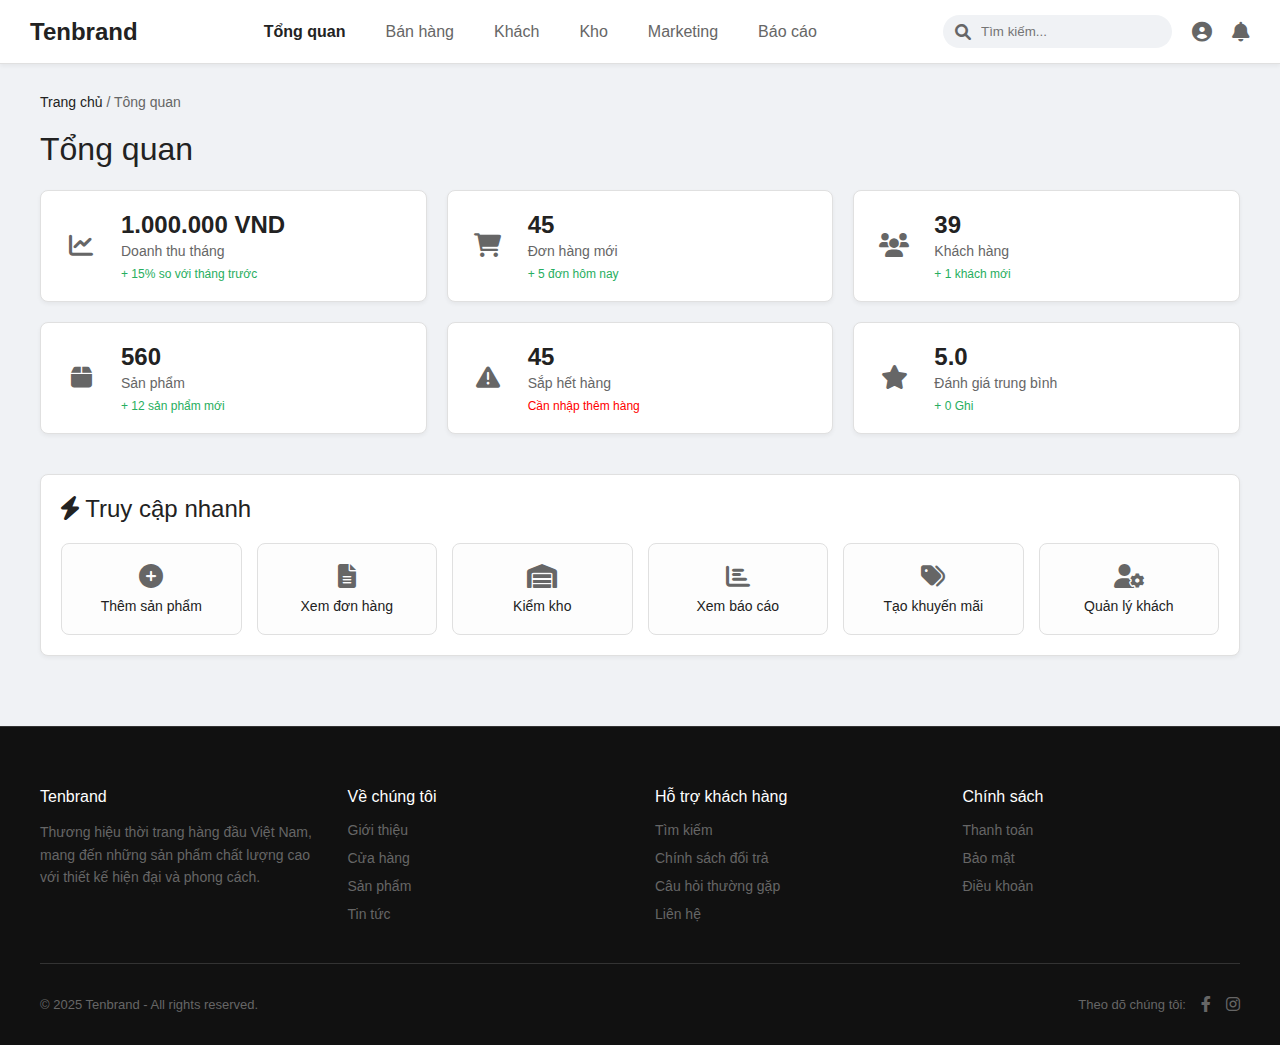
<file: FE_Nhom/index.html>
<!DOCTYPE html>
<html lang="vi">

<head>
    <meta charset="UTF-8">
    <meta name="viewport" content="width=device-width, initial-scale=1.0">
    <title>Tổng quan - Tenbrand</title>
    <link rel="stylesheet" href="style.css">
    <link rel="stylesheet" href="https://cdnjs.cloudflare.com/ajax/libs/font-awesome/6.0.0-beta3/css/all.min.css">
</head>

<body>

    <header class="header">
        <div class="header__logo">Tenbrand</div>
        <nav class="header__dieu_huong">
            <ul>
                <li class="dang_chon"><a href="index.html">Tổng quan</a></li>
                <li><a href="Ban_hang.html">Bán hàng</a></li>
                <li><a href="Khach.html">Khách</a></li>
                <li><a href="Kho.html">Kho</a></li>
                <li><a href="Marketing.html">Marketing</a></li>
                <li><a href="BaoCao.html">Báo cáo</a></li>
            </ul>
        </nav>
        <div class="header__hanh_dong">
            <div class="thanh_tim_kiem">
                <i class="fas fa-search"></i>
                <input type="text" placeholder="Tìm kiếm...">
            </div>
            <i class="fas fa-user-circle icon_hanh_dong"></i>
            <i class="fas fa-bell icon_hanh_dong"></i>
        </div>
    </header>

    <main class="noi_dung_chinh">
        <nav class="breadcrumb">
            <a href="index.html">Trang chủ</a> / <span>Tông quan</span>
        </nav>
        <h1>Tổng quan</h1>

        <section class="luoi_thong_ke">
            <div class="the_thong_ke">
                <div class="the_thong_ke__bieu_tuong"><i class="fas fa-chart-line"></i></div>
                <div class="the_thong_ke__thong_tin">
                    <span class="the_thong_ke__gia_tri">1.000.000 VND</span>
                    <span class="the_thong_ke__nhan">Doanh thu tháng</span>
                    <span class="the_thong_ke__phu_de">+ 15% so với tháng trước</span>
                </div>
            </div>
            <div class="the_thong_ke">
                <div class="the_thong_ke__bieu_tuong"><i class="fas fa-shopping-cart"></i></div>
                <div class="the_thong_ke__thong_tin">
                    <span class="the_thong_ke__gia_tri">45</span>
                    <span class="the_thong_ke__nhan">Đơn hàng mới</span>
                    <span class="the_thong_ke__phu_de">+ 5 đơn hôm nay</span>
                </div>
            </div>
            <div class="the_thong_ke">
                <div class="the_thong_ke__bieu_tuong"><i class="fas fa-users"></i></div>
                <div class="the_thong_ke__thong_tin">
                    <span class="the_thong_ke__gia_tri">39</span>
                    <span class="the_thong_ke__nhan">Khách hàng</span>
                    <span class="the_thong_ke__phu_de">+ 1 khách mới</span>
                </div>
            </div>
            <div class="the_thong_ke">
                <div class="the_thong_ke__bieu_tuong"><i class="fas fa-box"></i></div>
                <div class="the_thong_ke__thong_tin">
                    <span class="the_thong_ke__gia_tri">560</span>
                    <span class="the_thong_ke__nhan">Sản phẩm</span>
                    <span class="the_thong_ke__phu_de">+ 12 sản phẩm mới</span>
                </div>
            </div>
            <div class="the_thong_ke">
                <div class="the_thong_ke__bieu_tuong"><i class="fas fa-exclamation-triangle"></i></div>
                <div class="the_thong_ke__thong_tin">
                    <span class="the_thong_ke__gia_tri">45</span>
                    <span class="the_thong_ke__nhan">Sắp hết hàng</span>
                    <span class="the_thong_ke__phu_de" style="color: red;">Cần nhập thêm hàng</span>
                </div>
            </div>
            <div class="the_thong_ke">
                <div class="the_thong_ke__bieu_tuong"><i class="fas fa-star"></i></div>
                <div class="the_thong_ke__thong_tin">
                    <span class="the_thong_ke__gia_tri">5.0</span>
                    <span class="the_thong_ke__nhan">Đánh giá trung bình</span>
                    <span class="the_thong_ke__phu_de">+ 0 Ghi</span>
                </div>
            </div>
        </section>

        <section class="truy_cap_nhanh">
            <h2><i class="fas fa-bolt"></i> Truy cập nhanh</h2>
            <div class="truy_cap_nhanh__luoi">
                <button class="truy_cap_nhanh__nut">
                    <i class="fas fa-plus-circle"></i>
                    <span>Thêm sản phẩm</span>
                </button>
                <button class="truy_cap_nhanh__nut">
                    <i class="fas fa-file-alt"></i>
                    <span>Xem đơn hàng</span>
                </button>
                <button class="truy_cap_nhanh__nut">
                    <i class="fas fa-warehouse"></i>
                    <span>Kiểm kho</span>
                </button>
                <button class="truy_cap_nhanh__nut">
                    <i class="fas fa-chart-bar"></i>
                    <span>Xem báo cáo</span>
                </button>
                <button class="truy_cap_nhanh__nut">
                    <i class="fas fa-tags"></i>
                    <span>Tạo khuyến mãi</span>
                </button>
                <button class="truy_cap_nhanh__nut">
                    <i class="fas fa-user-cog"></i>
                    <span>Quản lý khách</span>
                </button>
            </div>
        </section>
    </main>

    <footer class="footer">
        <div class="footer__noi_dung">
            <div class="footer__cot">
                <h4>Tenbrand</h4>
                <p>Thương hiệu thời trang hàng đầu Việt Nam, mang đến những sản phẩm chất lượng cao với thiết kế hiện
                    đại và phong cách.</p>
            </div>
            <div class="footer__cot">
                <h4>Về chúng tôi</h4>
                <ul>
                    <li><a href="#">Giới thiệu</a></li>
                    <li><a href="#">Cửa hàng</a></li>
                    <li><a href="#">Sản phẩm</a></li>
                    <li><a href="#">Tin tức</a></li>
                </ul>
            </div>
            <div class="footer__cot">
                <h4>Hỗ trợ khách hàng</h4>
                <ul>
                    <li><a href="#">Tìm kiếm</a></li>
                    <li><a href="#">Chính sách đổi trả</a></li>
                    <li><a href="#">Câu hỏi thường gặp</a></li>
                    <li><a href="#">Liên hệ</a></li>
                </ul>
            </div>
            <div class="footer__cot">
                <h4>Chính sách</h4>
                <ul>
                    <li><a href="#">Thanh toán</a></li>
                    <li><a href="#">Bảo mật</a></li>
                    <li><a href="#">Điều khoản</a></li>
                </ul>
            </div>
        </div>
        <div class="footer__chan_trang">
            <p>© 2025 Tenbrand - All rights reserved.</p>
            <div class="icon_mang_xa_hoi">
                <spanp>Theo dõ chúng tôi:</spanp>
                <a href="#"><i class="fab fa-facebook-f"></i></a>
                <a href="#"><i class="fab fa-instagram"></i></a>
            </div>
        </div>
    </footer>

</body>

</html>
</file>
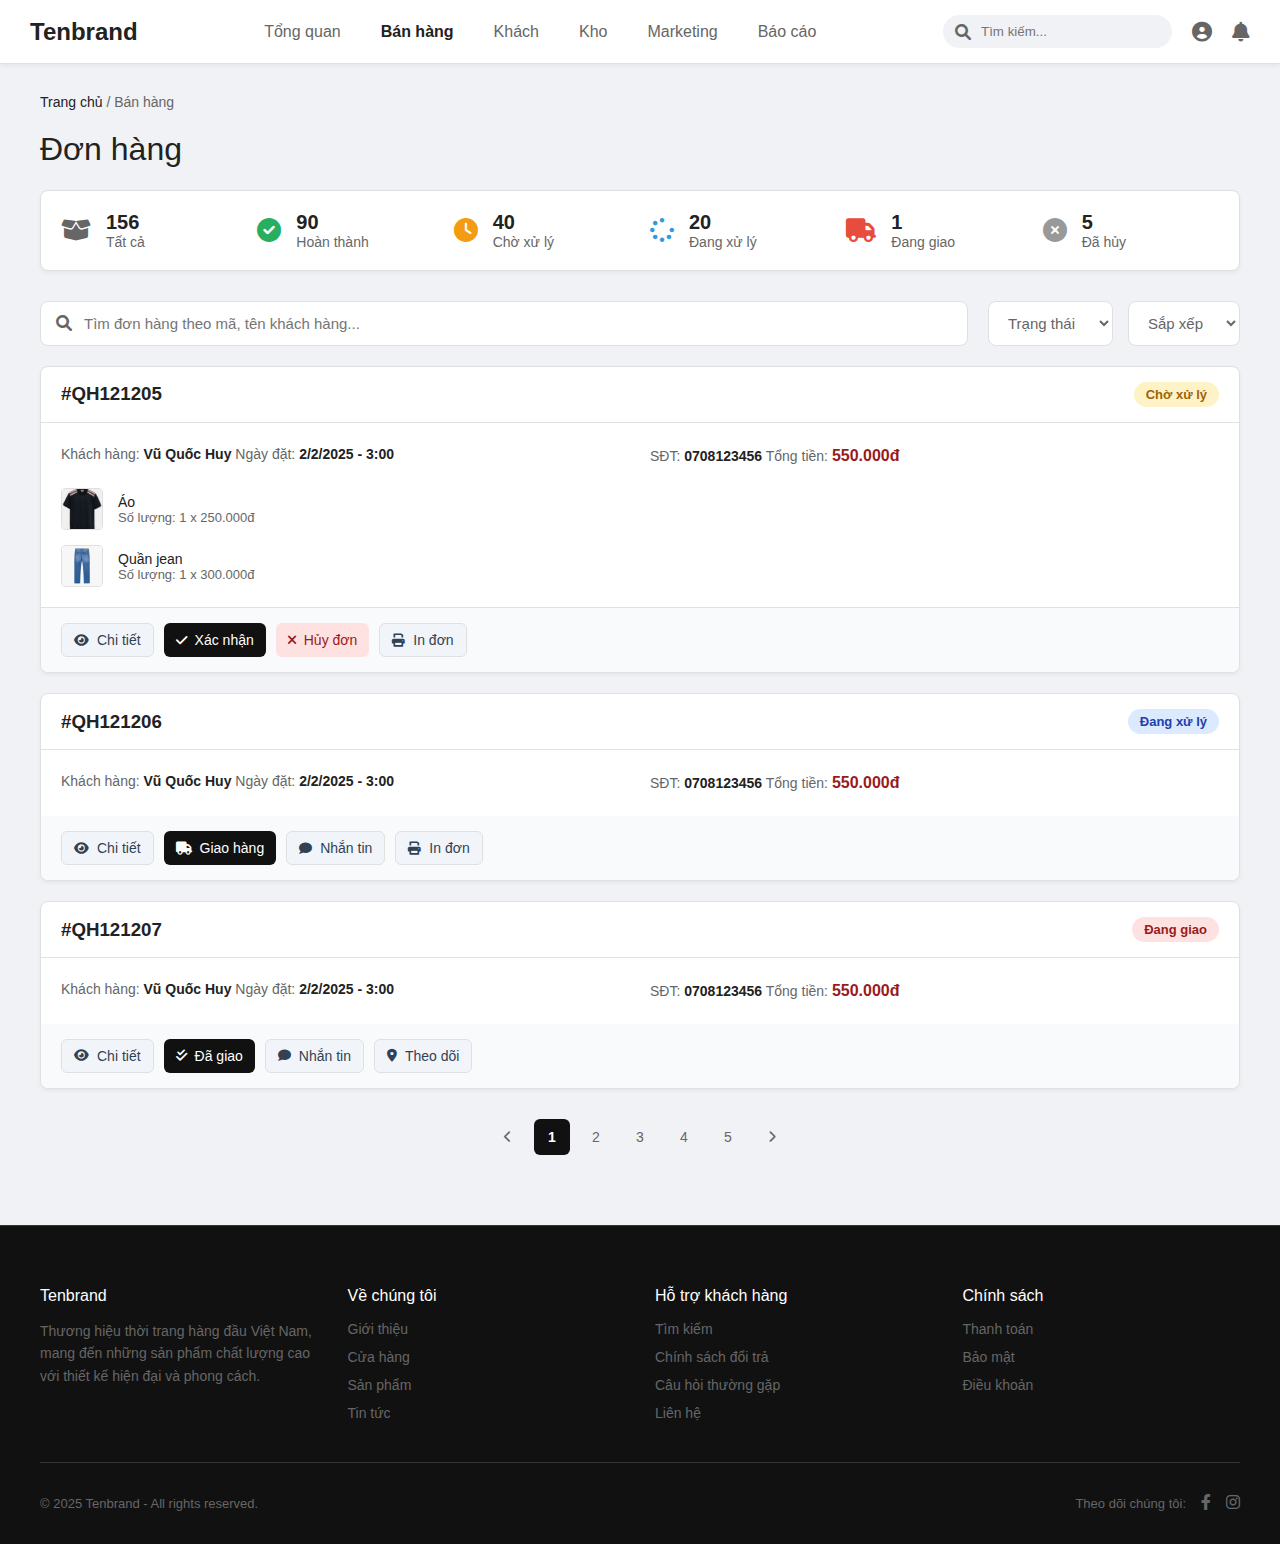
<file: FE_Nhom/Ban_hang.html>
<!DOCTYPE html>
<html lang="vi">

<head>
    <meta charset="UTF-8">
    <meta name="viewport" content="width=device-width, initial-scale=1.0">
    <title>Bán hàng - Tenbrand</title>
    <link rel="stylesheet" href="style.css">
    <link rel="stylesheet" href="https://cdnjs.cloudflare.com/ajax/libs/font-awesome/6.0.0-beta3/css/all.min.css">
</head>

<body>

    <header class="header">
        <div class="header__logo">Tenbrand</div>
        <nav class="header__dieu_huong">
            <ul>
                <li><a href="index.html">Tổng quan</a></li>
                <li class="dang_chon"><a href="Ban_hang.html">Bán hàng</a></li>
                <li><a href="Khach.html">Khách</a></li>
                <li><a href="Kho.html">Kho</a></li>
                <li><a href="Marketing.html">Marketing</a></li>
                <li><a href="BaoCao.html">Báo cáo</a></li>
            </ul>
        </nav>
        <div class="header__hanh_dong">
            <div class="thanh_tim_kiem">
                <i class="fas fa-search"></i>
                <input type="text" placeholder="Tìm kiếm...">
            </div>
            <i class="fas fa-user-circle icon_hanh_dong"></i>
            <i class="fas fa-bell icon_hanh_dong"></i>
        </div>
    </header>

    <main class="noi_dung_chinh">
        <nav class="breadcrumb">
            <a href="index.html">Trang chủ</a> / <span>Bán hàng</span>
        </nav>
        <h1>Đơn hàng</h1>

        <section class="tom_tat_don_hang">
            <div class="tom_tat_item">
                <i class="fas fa-box-open icon-trang-thai"></i>
                <div class="tom_tat_chi_tiet">
                    <strong>156</strong>
                    <span>Tất cả</span>
                </div>
            </div>
            <div class="tom_tat_item">
                <i class="fas fa-check-circle icon-trang-thai" style="color: #27ae60;"></i>
                <div class="tom_tat_chi_tiet">
                    <strong>90</strong>
                    <span>Hoàn thành</span>
                </div>
            </div>
            <div class="tom_tat_item">
                <i class="fas fa-clock icon-trang-thai" style="color: #f39c12;"></i>
                <div class="tom_tat_chi_tiet">
                    <strong>40</strong>
                    <span>Chờ xử lý</span>
                </div>
            </div>
            <div class="tom_tat_item">
                <i class="fas fa-spinner icon-trang-thai" style="color: #3498db;"></i>
                <div class="tom_tat_chi_tiet">
                    <strong>20</strong>
                    <span>Đang xử lý</span>
                </div>
            </div>
            <div class="tom_tat_item">
                <i class="fas fa-truck icon-trang-thai" style="color: #e74c3c;"></i>
                <div class="tom_tat_chi_tiet">
                    <strong>1</strong>
                    <span>Đang giao</span>
                </div>
            </div>
            <div class="tom_tat_item">
                <i class="fas fa-times-circle icon-trang-thai" style="color: #999;"></i>
                <div class="tom_tat_chi_tiet">
                    <strong>5</strong>
                    <span>Đã hủy</span>
                </div>
            </div>
        </section>

        <section class="bo_loc_don_hang">
            <div class="thanh_tim_kiem_lon">
                <i class="fas fa-search"></i>
                <input type="text" placeholder="Tìm đơn hàng theo mã, tên khách hàng...">
            </div>
            <div class="nhom_bo_loc">
                <select class="bo_loc_dropdown">
                    <option value="">Trạng thái</option>
                    <option value="cho_xu_ly">Chờ xử lý</option>
                    <option value="dang_xu_ly">Đang xử lý</option>
                    <option value="dang_giao">Đang giao</option>
                </select>
                <select class="bo_loc_dropdown">
                    <option value="">Sắp xếp</option>
                    <option value="moi_nhat">Mới nhất</option>
                    <option value="cu_nhat">Cũ nhất</option>
                </select>
            </div>
        </section>

        <section class="danh_sach_don_hang">

            <div class="the_don_hang">
                <div class="don_hang__dau_the">
                    <h3>#QH121205</h3>
                    <span class="trang_thai trang_thai--cho_xu_ly">Chờ xử lý</span>
                </div>
                <div class="don_hang__thong_tin">
                    <div>
                        <span>Khách hàng: <strong>Vũ Quốc Huy</strong></span>
                        <span>Ngày đặt: <strong>2/2/2025 - 3:00</strong></span>
                    </div>
                    <div>
                        <span>SĐT: <strong>0708123456</strong></span>
                        <span>Tổng tiền: <strong class="gia_tien">550.000đ</strong></span>
                    </div>
                </div>
                <div class="don_hang__san_pham_list">
                    <div class="san_pham_item">
                        <img src="./Picture/ao(8).png" alt="Sản phẩm">
                        <div class="san_pham_item__chi_tiet">
                            <span>Áo</span>
                            <span>Số lượng: 1 x 250.000đ</span>
                        </div>
                    </div>
                    <div class="san_pham_item">
                        <img src="./Picture/Quan_jean.png" alt="Sản phẩm">
                        <div class="san_pham_item__chi_tiet">
                            <span>Quần jean</span>
                            <span>Số lượng: 1 x 300.000đ</span>
                        </div>
                    </div>
                </div>
                <div class="don_hang__hanh_dong">
                    <button class="nut_hanh_dong nut--phu"><i class="fas fa-eye"></i> Chi tiết</button>
                    <button class="nut_hanh_dong nut--chinh"><i class="fas fa-check"></i> Xác nhận</button>
                    <button class="nut_hanh_dong nut--huy"><i class="fas fa-times"></i> Hủy đơn</button>
                    <button class="nut_hanh_dong nut--phu"><i class="fas fa-print"></i> In đơn</button>
                </div>
            </div>

            <div class="the_don_hang">
                <div class="don_hang__dau_the">
                    <h3>#QH121206</h3>
                    <span class="trang_thai trang_thai--dang_xu_ly">Đang xử lý</span>
                </div>
                <div class="don_hang__thong_tin">
                    <div>
                        <span>Khách hàng: <strong>Vũ Quốc Huy</strong></span>
                        <span>Ngày đặt: <strong>2/2/2025 - 3:00</strong></span>
                    </div>
                    <div>
                        <span>SĐT: <strong>0708123456</strong></span>
                        <span>Tổng tiền: <strong class="gia_tien">550.000đ</strong></span>
                    </div>
                </div>
                <div class="don_hang__hanh_dong">
                    <button class="nut_hanh_dong nut--phu"><i class="fas fa-eye"></i> Chi tiết</button>
                    <button class="nut_hanh_dong nut--chinh"><i class="fas fa-truck"></i> Giao hàng</button>
                    <button class="nut_hanh_dong nut--phu"><i class="fas fa-comment"></i> Nhắn tin</button>
                    <button class="nut_hanh_dong nut--phu"><i class="fas fa-print"></i> In đơn</button>
                </div>
            </div>

            <div class="the_don_hang">
                <div class="don_hang__dau_the">
                    <h3>#QH121207</h3>
                    <span class="trang_thai trang_thai--dang_giao">Đang giao</span>
                </div>
                <div class="don_hang__thong_tin">
                    <div>
                        <span>Khách hàng: <strong>Vũ Quốc Huy</strong></span>
                        <span>Ngày đặt: <strong>2/2/2025 - 3:00</strong></span>
                    </div>
                    <div>
                        <span>SĐT: <strong>0708123456</strong></span>
                        <span>Tổng tiền: <strong class="gia_tien">550.000đ</strong></span>
                    </div>
                </div>
                <div class="don_hang__hanh_dong">
                    <button class="nut_hanh_dong nut--phu"><i class="fas fa-eye"></i> Chi tiết</button>
                    <button class="nut_hanh_dong nut--chinh"><i class="fas fa-check-double"></i> Đã giao</button>
                    <button class="nut_hanh_dong nut--phu"><i class="fas fa-comment"></i> Nhắn tin</button>
                    <button class="nut_hanh_dong nut--phu"><i class="fas fa-map-marker-alt"></i> Theo dõi</button>
                </div>
            </div>
        </section>

        <nav class="phan_trang">
            <a href="#" class="nut_dieu_huong"><i class="fas fa-chevron-left"></i></a>
            <a href="#" class="trang_hien_tai">1</a>
            <a href="#">2</a>
            <a href="#">3</a>
            <a href="#">4</a>
            <a href="#">5</a>
            <a href="#" class="nut_dieu_huong"><i class="fas fa-chevron-right"></i></a>
        </nav>

    </main>
    <footer class="footer">
        <div class="footer__noi_dung">
            <div class="footer__cot">
                <h4>Tenbrand</h4>
                <p>Thương hiệu thời trang hàng đầu Việt Nam, mang đến những sản phẩm chất lượng cao với thiết kế hiện
                    đại và phong cách.</p>
            </div>
            <div class="footer__cot">
                <h4>Về chúng tôi</h4>
                <ul>
                    <li><a href="#">Giới thiệu</a></li>
                    <li><a href="#">Cửa hàng</a></li>
                    <li><a href="#">Sản phẩm</a></li>
                    <li><a href="#">Tin tức</a></li>
                </ul>
            </div>
            <div class="footer__cot">
                <h4>Hỗ trợ khách hàng</h4>
                <ul>
                    <li><a href="#">Tìm kiếm</a></li>
                    <li><a href="#">Chính sách đổi trả</a></li>
                    <li><a href="#">Câu hỏi thường gặp</a></li>
                    <li><a href="#">Liên hệ</a></li>
                </ul>
            </div>
            <div class="footer__cot">
                <h4>Chính sách</h4>
                <ul>
                    <li><a href="#">Thanh toán</a></li>
                    <li><a href="#">Bảo mật</a></li>
                    <li><a href="#">Điều khoản</a></li>
                </ul>
            </div>
        </div>
        <div class="footer__chan_trang">
            <p>© 2025 Tenbrand - All rights reserved.</p>
            <div class="icon_mang_xa_hoi">
                <span>Theo dõi chúng tôi:</span>
                <a href="#"><i class="fab fa-facebook-f"></i></a>
                <a href="#"><i class="fab fa-instagram"></i></a>
            </div>
        </div>
    </footer>

</body>

</html>
</file>
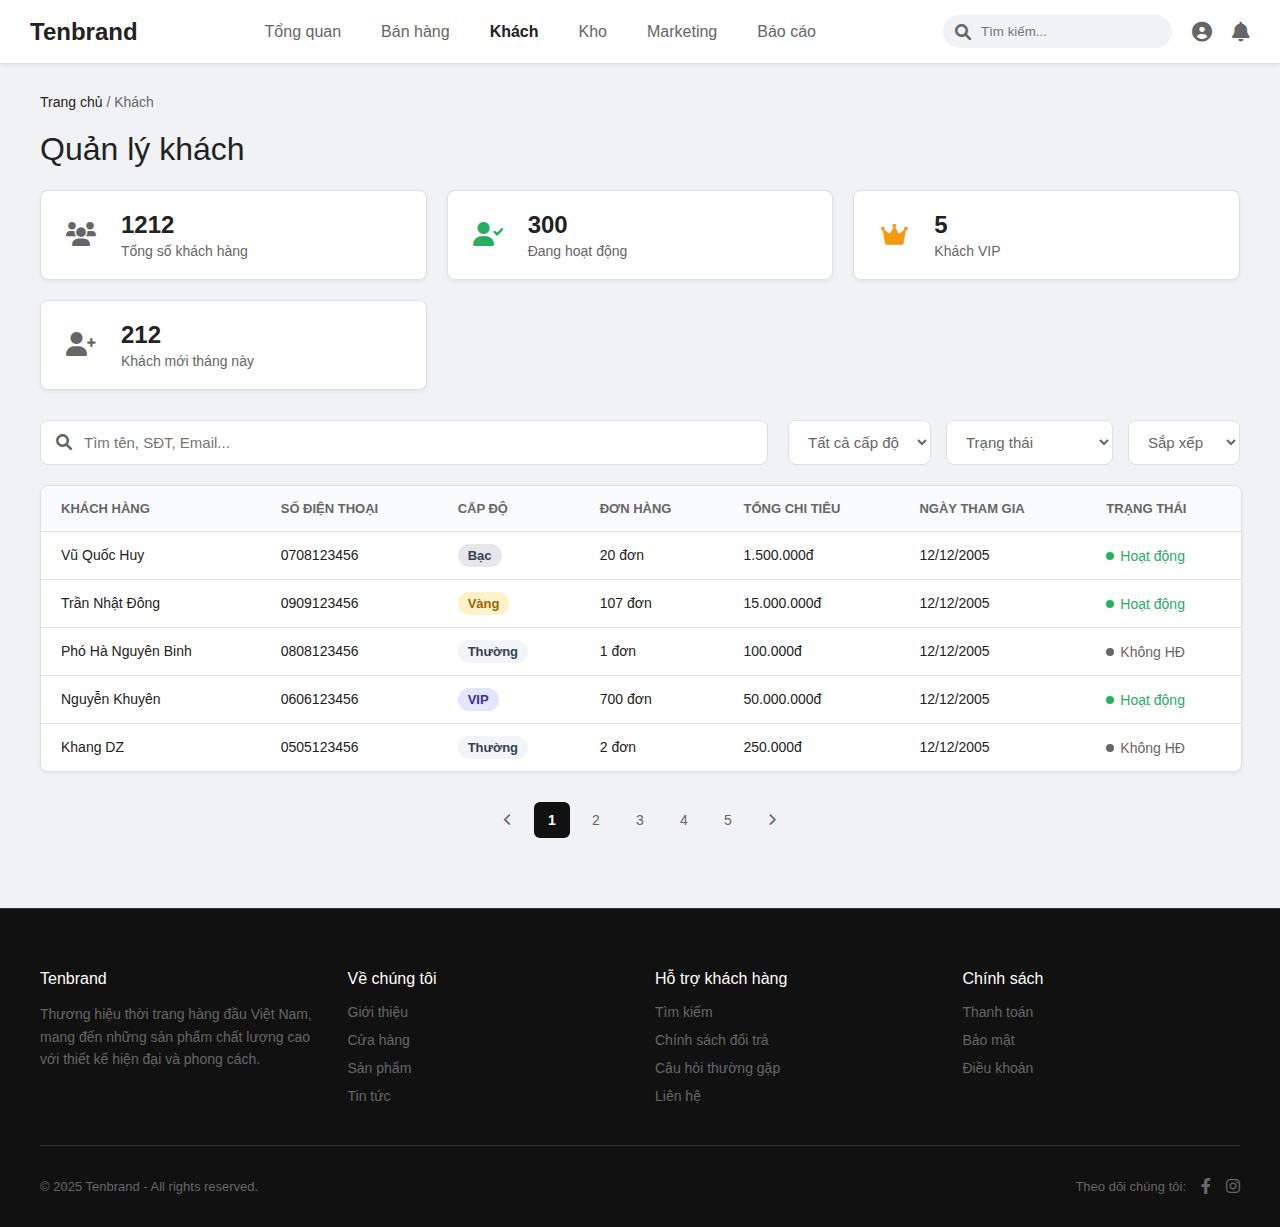
<file: FE_Nhom/Khach.html>
<!DOCTYPE html>
<html lang="vi">
<head>
    <meta charset="UTF-8">
    <meta name="viewport" content="width=device-width, initial-scale=1.0">
    <title>Quản lý khách - Tenbrand</title> <link rel="stylesheet" href="style.css">
    <link rel="stylesheet" href="https://cdnjs.cloudflare.com/ajax/libs/font-awesome/6.0.0-beta3/css/all.min.css">
</head>
<body>

    <header class="header">
        <div class="header__logo">Tenbrand</div>
        <nav class="header__dieu_huong">
            <ul>
                <li><a href="index.html">Tổng quan</a></li> 
                <li><a href="Ban_hang.html">Bán hàng</a></li>
                <li class="dang_chon"><a href="Khach.html">Khách</a></li>
                <li><a href="Kho.html">Kho</a></li>
                <li><a href="Marketing.html">Marketing</a></li>
                <li><a href="BaoCao.html">Báo cáo</a></li>
            </ul>
        </nav>
        <div class="header__hanh_dong">
            <div class="thanh_tim_kiem">
                <i class="fas fa-search"></i>
                <input type="text" placeholder="Tìm kiếm...">
            </div>
            <i class="fas fa-user-circle icon_hanh_dong"></i>
            <i class="fas fa-bell icon_hanh_dong"></i>
        </div>
    </header>

    <main class="noi_dung_chinh">
        <nav class="breadcrumb">
            <a href="index.html">Trang chủ</a> / <span>Khách</span>
        </nav>
        <h1>Quản lý khách</h1>

        <section class="luoi_thong_ke">
            <div class="the_thong_ke">
                <div class="the_thong_ke__bieu_tuong"><i class="fas fa-users"></i></div>
                <div class="the_thong_ke__thong_tin">
                    <span class="the_thong_ke__gia_tri">1212</span>
                    <span class="the_thong_ke__nhan">Tổng số khách hàng</span>
                </div>
            </div>
            <div class="the_thong_ke">
                <div class="the_thong_ke__bieu_tuong"><i class="fas fa-user-check" style="color: #27ae60;"></i></div>
                <div class="the_thong_ke__thong_tin">
                    <span class="the_thong_ke__gia_tri">300</span>
                    <span class="the_thong_ke__nhan">Đang hoạt động</span>
                </div>
            </div>
            <div class="the_thong_ke">
                <div class="the_thong_ke__bieu_tuong"><i class="fas fa-crown" style="color: #f39c12;"></i></div>
                <div class="the_thong_ke__thong_tin">
                    <span class="the_thong_ke__gia_tri">5</span>
                    <span class="the_thong_ke__nhan">Khách VIP</span>
                </div>
            </div>
            <div class="the_thong_ke">
                <div class="the_thong_ke__bieu_tuong"><i class="fas fa-user-plus"></i></div>
                <div class="the_thong_ke__thong_tin">
                    <span class="the_thong_ke__gia_tri">212</span>
                    <span class="the_thong_ke__nhan">Khách mới tháng này</span>
                </div>
            </div>
        </section>

        <section class="bo_loc_don_hang">
            <div class="thanh_tim_kiem_lon">
                <i class="fas fa-search"></i>
                <input type="text" placeholder="Tìm tên, SĐT, Email...">
            </div>
            <div class="nhom_bo_loc">
                <select class="bo_loc_dropdown">
                    <option value="">Tất cả cấp độ</option>
                    <option value="vip">VIP</option>
                    <option value="vang">Vàng</option>
                    <option value="bac">Bạc</option>
                </select>
                <select class="bo_loc_dropdown">
                    <option value="">Trạng thái</option>
                    <option value="hoat_dong">Hoạt động</option>
                    <option value="khong_hoat_dong">Không hoạt động</option>
                </select>
                <select class="bo_loc_dropdown">
                    <option value="">Sắp xếp</option>
                    <option value="moi_nhat">Mới nhất</option>
                    <option value="cu_nhat">Cũ nhất</option>
                </select>
            </div>
        </section>

        <section class="khu_vuc_bang">
            <table class="bang_khach_hang">
                <thead>
                    <tr>
                        <th>Khách hàng</th>
                        <th>Số điện thoại</th>
                        <th>Cấp độ</th>
                        <th>Đơn hàng</th>
                        <th>Tổng chi tiêu</th>
                        <th>Ngày tham gia</th>
                        <th>Trạng thái</th>
                    </tr>
                </thead>
                <tbody>
                    <tr>
                        <td>Vũ Quốc Huy</td>
                        <td>0708123456</td>
                        <td><span class="cap_do cap_do--bac">Bạc</span></td>
                        <td>20 đơn</td>
                        <td>1.500.000đ</td>
                        <td>12/12/2005</td>
                        <td><span class="trang_thai_khach trang_thai_khach--hoat_dong">Hoạt động</span></td>
                    </tr>
                    <tr>
                        <td>Trần Nhật Đông</td>
                        <td>0909123456</td>
                        <td><span class="cap_do cap_do--vang">Vàng</span></td>
                        <td>107 đơn</td>
                        <td>15.000.000đ</td>
                        <td>12/12/2005</td>
                        <td><span class="trang_thai_khach trang_thai_khach--hoat_dong">Hoạt động</span></td>
                    </tr>
                    <tr>
                        <td>Phó Hà Nguyên Binh</td>
                        <td>0808123456</td>
                        <td><span class="cap_do cap_do--thuong">Thường</span></td>
                        <td>1 đơn</td>
                        <td>100.000đ</td>
                        <td>12/12/2005</td>
                        <td><span class="trang_thai_khach trang_thai_khach--khong_hoat_dong">Không HĐ</span></td>
                    </tr>
                    <tr>
                        <td>Nguyễn Khuyên</td>
                        <td>0606123456</td>
                        <td><span class="cap_do cap_do--vip">VIP</span></td>
                        <td>700 đơn</td>
                        <td>50.000.000đ</td>
                        <td>12/12/2005</td>
                        <td><span class="trang_thai_khach trang_thai_khach--hoat_dong">Hoạt động</span></td>
                    </tr>
                    <tr>
                        <td>Khang DZ</td>
                        <td>0505123456</td>
                        <td><span class="cap_do cap_do--thuong">Thường</span></td>
                        <td>2 đơn</td>
                        <td>250.000đ</td>
                        <td>12/12/2005</td>
                        <td><span class="trang_thai_khach trang_thai_khach--khong_hoat_dong">Không HĐ</span></td>
                    </tr>
                    </tbody>
            </table>
        </section>

        <nav class="phan_trang">
            <a href="#" class="nut_dieu_huong"><i class="fas fa-chevron-left"></i></a>
            <a href="#" class="trang_hien_tai">1</a>
            <a href="#">2</a>
            <a href="#">3</a>
            <a href="#">4</a>
            <a href="#">5</a>
            <a href="#" class="nut_dieu_huong"><i class="fas fa-chevron-right"></i></a>
        </nav>

    </main>
    <footer class="footer">
        <div class="footer__noi_dung">
            <div class="footer__cot">
                <h4>Tenbrand</h4>
                <p>Thương hiệu thời trang hàng đầu Việt Nam, mang đến những sản phẩm chất lượng cao với thiết kế hiện đại và phong cách.</p>
            </div>
            <div class="footer__cot">
                <h4>Về chúng tôi</h4>
                <ul>
                    <li><a href="#">Giới thiệu</a></li>
                    <li><a href="#">Cửa hàng</a></li>
                    <li><a href="#">Sản phẩm</a></li>
                    <li><a href="#">Tin tức</a></li>
                </ul>
            </div>
            <div class="footer__cot">
                <h4>Hỗ trợ khách hàng</h4>
                <ul>
                    <li><a href="#">Tìm kiếm</a></li>
                    <li><a href="#">Chính sách đổi trả</a></li>
                    <li><a href="#">Câu hỏi thường gặp</a></li>
                    <li><a href="#">Liên hệ</a></li>
                </ul>
            </div>
            <div class="footer__cot">
                <h4>Chính sách</h4>
                <ul>
                    <li><a href="#">Thanh toán</a></li>
                    <li><a href="#">Bảo mật</a></li>
                    <li><a href="#">Điều khoản</a></li>
                </ul>
            </div>
        </div>
        <div class="footer__chan_trang">
            <p>© 2025 Tenbrand - All rights reserved.</p>
            <div class="icon_mang_xa_hoi">
                <span>Theo dõi chúng tôi:</span>
                <a href="#"><i class="fab fa-facebook-f"></i></a>
                <a href="#"><i class="fab fa-instagram"></i></a>
            </div>
        </div>
    </footer>

</body>
</html>
</file>
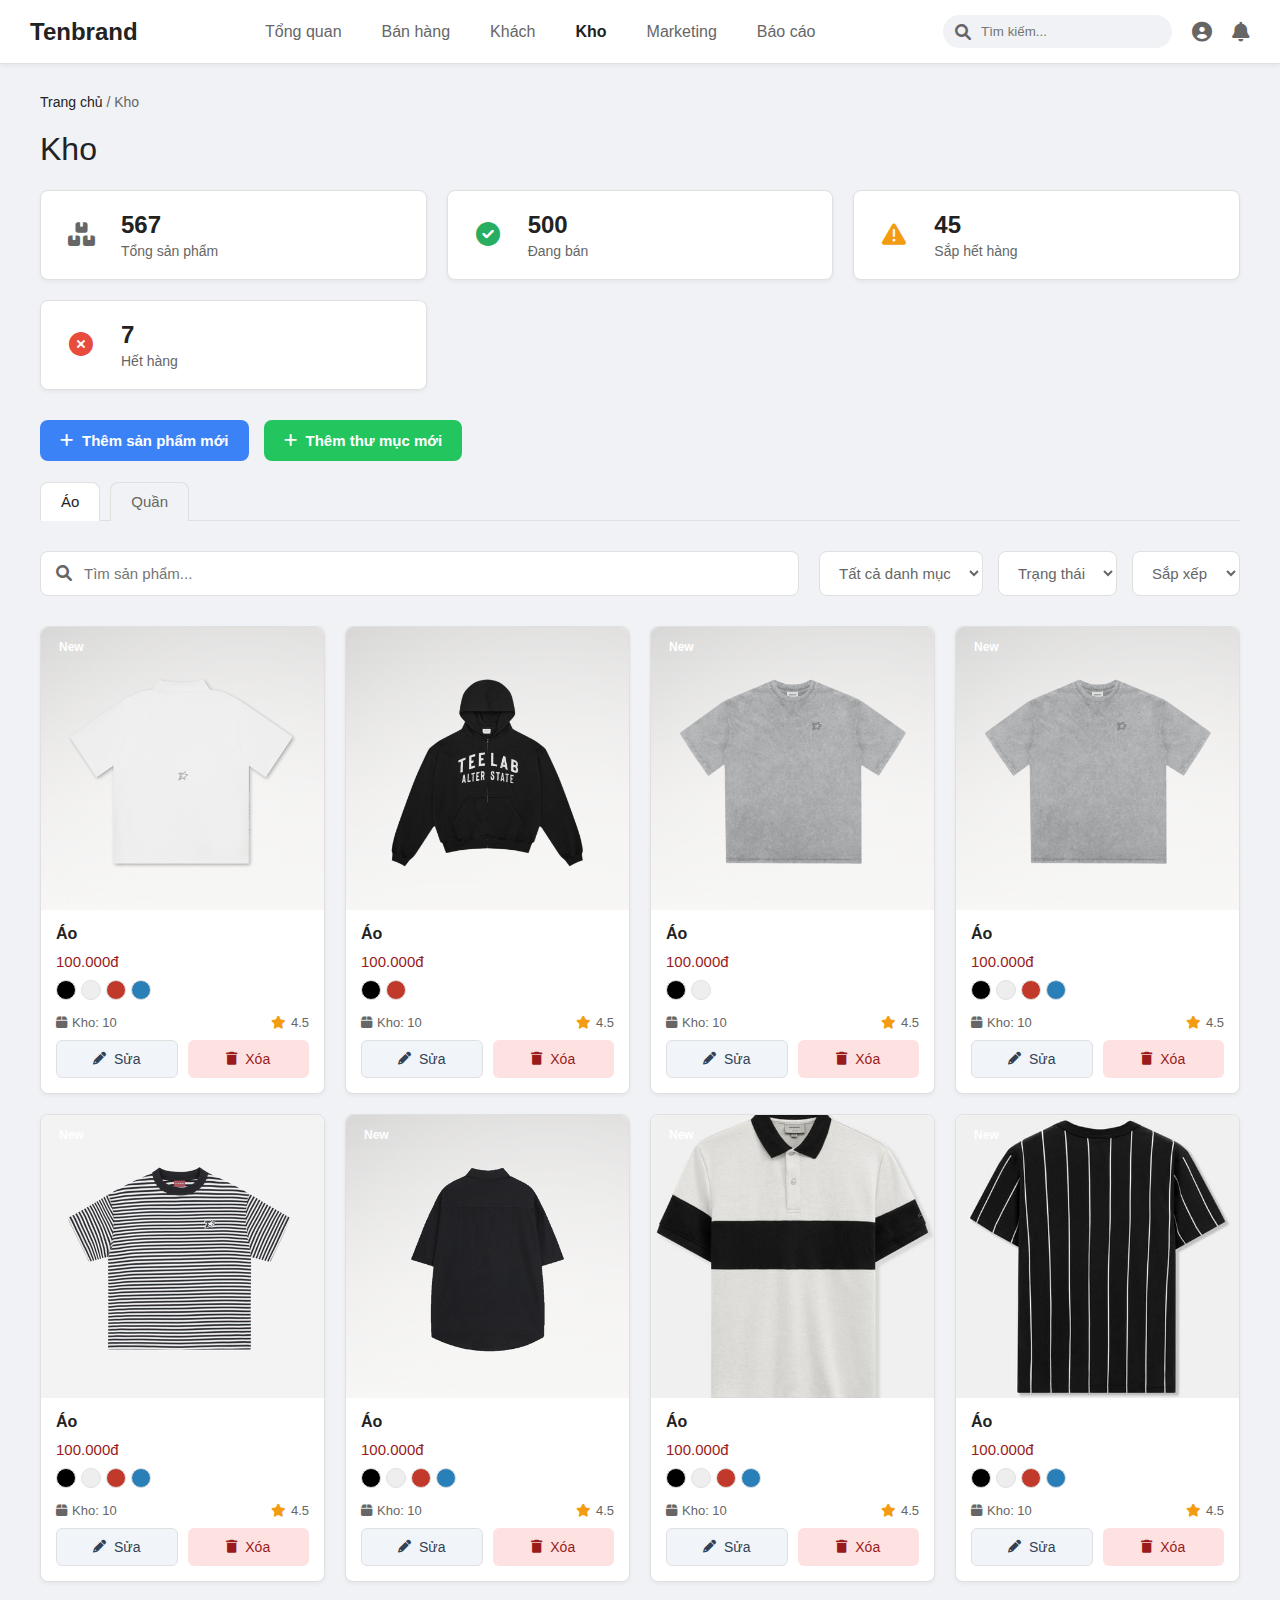
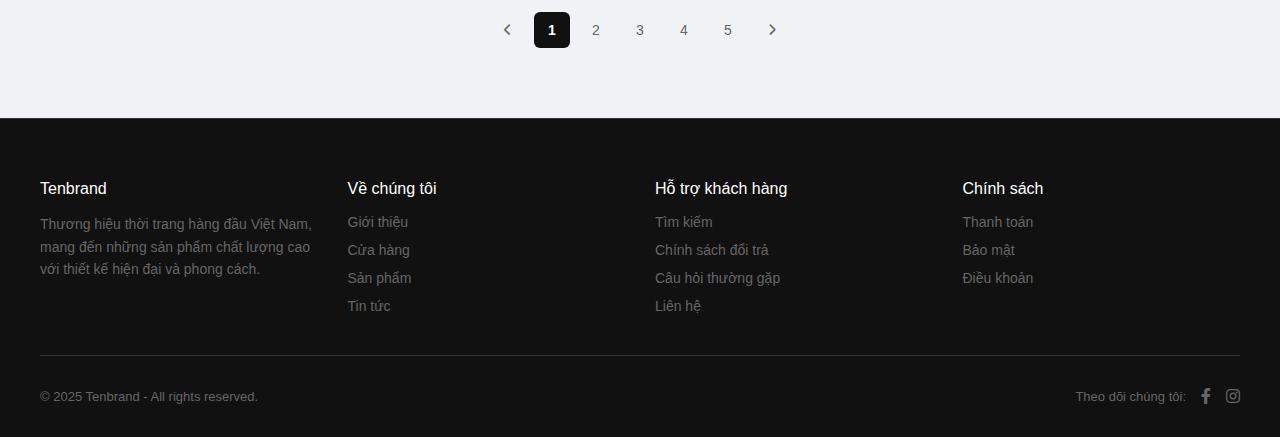
<file: FE_Nhom/Kho.html>
<!DOCTYPE html>
<html lang="vi">
<head>
    <meta charset="UTF-8">
    <meta name="viewport" content="width=device-width, initial-scale=1.0">
    <title>Kho - Tenbrand</title> <link rel="stylesheet" href="style.css">
    <link rel="stylesheet" href="https://cdnjs.cloudflare.com/ajax/libs/font-awesome/6.0.0-beta3/css/all.min.css">
</head>
<body>

    <header class="header">
        <div class="header__logo">Tenbrand</div>
        <nav class="header__dieu_huong">
            <ul>
                <li><a href="index.html">Tổng quan</a></li> 
                <li><a href="Ban_hang.html">Bán hàng</a></li>
                <li><a href="Khach.html">Khách</a></li>
                <li class="dang_chon"><a href="Kho.html">Kho</a></li>
                <li><a href="Marketing.html">Marketing</a></li>
                <li><a href="BaoCao.html">Báo cáo</a></li>  
            </ul>
        </nav>
        <div class="header__hanh_dong">
            <div class="thanh_tim_kiem">
                <i class="fas fa-search"></i>
                <input type="text" placeholder="Tìm kiếm...">
            </div>
            <i class="fas fa-user-circle icon_hanh_dong"></i>
            <i class="fas fa-bell icon_hanh_dong"></i>
        </div>
    </header>

    <main class="noi_dung_chinh">
        <nav class="breadcrumb">
            <a href="index.html">Trang chủ</a> / <span>Kho</span>
        </nav>
        <h1>Kho</h1>

        <section class="luoi_thong_ke">
            <div class="the_thong_ke">
                <div class="the_thong_ke__bieu_tuong"><i class="fas fa-boxes"></i></div>
                <div class="the_thong_ke__thong_tin">
                    <span class="the_thong_ke__gia_tri">567</span>
                    <span class="the_thong_ke__nhan">Tổng sản phẩm</span>
                </div>
            </div>
            <div class="the_thong_ke">
                <div class="the_thong_ke__bieu_tuong"><i class="fas fa-check-circle" style="color: #27ae60;"></i></div>
                <div class="the_thong_ke__thong_tin">
                    <span class="the_thong_ke__gia_tri">500</span>
                    <span class="the_thong_ke__nhan">Đang bán</span>
                </div>
            </div>
            <div class="the_thong_ke">
                <div class="the_thong_ke__bieu_tuong"><i class="fas fa-exclamation-triangle" style="color: #f39c12;"></i></div>
                <div class="the_thong_ke__thong_tin">
                    <span class="the_thong_ke__gia_tri">45</span>
                    <span class="the_thong_ke__nhan">Sắp hết hàng</span>
                </div>
            </div>
            <div class="the_thong_ke">
                <div class="the_thong_ke__bieu_tuong"><i class="fas fa-times-circle" style="color: #e74c3c;"></i></div>
                <div class="the_thong_ke__thong_tin">
                    <span class="the_thong_ke__gia_tri">7</span>
                    <span class="the_thong_ke__nhan">Hết hàng</span>
                </div>
            </div>
        </section>

        <section class="khu_vuc_hanh_dong_lon">
            <button class="nut_hanh_dong_lon nut--xanh_duong">
                <i class="fas fa-plus"></i> Thêm sản phẩm mới
            </button>
            <button class="nut_hanh_dong_lon nut--xanh_la">
                <i class="fas fa-plus"></i> Thêm thư mục mới
            </button>
        </section>

        <section class="khu_vuc_tabs">
            <button class="tab_item tab_dang_chon">Áo</button>
            <button class="tab_item">Quần</button>
        </section>

        <section class="bo_loc_don_hang">
            <div class="thanh_tim_kiem_lon">
                <i class="fas fa-search"></i>
                <input type="text" placeholder="Tìm sản phẩm...">
            </div>
            <div class="nhom_bo_loc">
                <select class="bo_loc_dropdown">
                    <option value="">Tất cả danh mục</option>
                </select>
                <select class="bo_loc_dropdown">
                    <option value="">Trạng thái</option>
                </select>
                <select class="bo_loc_dropdown">
                    <option value="">Sắp xếp</option>
                </select>
            </div>
        </section>

        <section class="luoi_san_pham">

            <div class="the_san_pham">
                <div class="the_san_pham__anh">
                    <img src="./Picture/ao(2).webp" alt="Áo"> <span class="the_san_pham__tag_moi">New</span>
                </div>
                <div class="the_san_pham__thong_tin">
                    <span class="the_san_pham__ten">Áo</span>
                    <span class="the_san_pham__gia">100.000đ</span>
                    <div class="the_san_pham__mau_sac">
                        <span class="mau_sac_swatch" style="background-color: #000;"></span>
                        <span class="mau_sac_swatch" style="background-color: #eee;"></span>
                        <span class="mau_sac_swatch" style="background-color: #c0392b;"></span>
                        <span class="mau_sac_swatch" style="background-color: #2980b9;"></span>
                    </div>
                    <div class="the_san_pham__chi_tiet_phu">
                        <span class="the_san_pham__kho"><i class="fas fa-box"></i> Kho: 10</span>
                        <span class="the_san_pham__danh_gia"><i class="fas fa-star"></i> 4.5</span>
                    </div>
                    <div class="the_san_pham__hanh_dong">
                        <button class="nut_hanh_dong nut--phu"><i class="fas fa-pencil-alt"></i> Sửa</button>
                        <button class="nut_hanh_dong nut--huy"><i class="fas fa-trash"></i> Xóa</button>
                    </div>
                </div>
            </div>

            <div class="the_san_pham">
                <div class="the_san_pham__anh">
                    <img src="./Picture/Ao.webp" alt="Quần Jean"> </div>
                <div class="the_san_pham__thong_tin">
                    <span class="the_san_pham__ten">Áo</span>
                    <span class="the_san_pham__gia">100.000đ</span>
                    <div class="the_san_pham__mau_sac">
                         <span class="mau_sac_swatch" style="background-color: #000;"></span>
                        <span class="mau_sac_swatch" style="background-color: #c0392b;"></span>
                    </div>
                    <div class="the_san_pham__chi_tiet_phu">
                        <span class="the_san_pham__kho"><i class="fas fa-box"></i> Kho: 10</span>
                        <span class="the_san_pham__danh_gia"><i class="fas fa-star"></i> 4.5</span>
                    </div>
                    <div class="the_san_pham__hanh_dong">
                        <button class="nut_hanh_dong nut--phu"><i class="fas fa-pencil-alt"></i> Sửa</button>
                        <button class="nut_hanh_dong nut--huy"><i class="fas fa-trash"></i> Xóa</button>
                    </div>
                </div>
            </div>
            
            <div class="the_san_pham">
                 <div class="the_san_pham__anh">
                    <img src="./Picture/ao(3).webp" alt="Sản phẩm">
                    <span class="the_san_pham__tag_moi">New</span>
                </div>
                <div class="the_san_pham__thong_tin">
                    <span class="the_san_pham__ten">Áo</span>
                    <span class="the_san_pham__gia">100.000đ</span>
                    <div class="the_san_pham__mau_sac">
                         <span class="mau_sac_swatch" style="background-color: #000;"></span>
                         <span class="mau_sac_swatch" style="background-color: #eee;"></span>
                    </div>
                    <div class="the_san_pham__chi_tiet_phu">
                        <span class="the_san_pham__kho"><i class="fas fa-box"></i> Kho: 10</span>
                        <span class="the_san_pham__danh_gia"><i class="fas fa-star"></i> 4.5</span>
                    </div>
                    <div class="the_san_pham__hanh_dong">
                        <button class="nut_hanh_dong nut--phu"><i class="fas fa-pencil-alt"></i> Sửa</button>
                        <button class="nut_hanh_dong nut--huy"><i class="fas fa-trash"></i> Xóa</button>
                    </div>
                </div>
            </div>


                        <div class="the_san_pham">
                <div class="the_san_pham__anh">
                    <img src="./Picture/ao(3).webp" alt="Áo"> <span class="the_san_pham__tag_moi">New</span>
                </div>
                <div class="the_san_pham__thong_tin">
                    <span class="the_san_pham__ten">Áo</span>
                    <span class="the_san_pham__gia">100.000đ</span>
                    <div class="the_san_pham__mau_sac">
                        <span class="mau_sac_swatch" style="background-color: #000;"></span>
                        <span class="mau_sac_swatch" style="background-color: #eee;"></span>
                        <span class="mau_sac_swatch" style="background-color: #c0392b;"></span>
                        <span class="mau_sac_swatch" style="background-color: #2980b9;"></span>
                    </div>
                    <div class="the_san_pham__chi_tiet_phu">
                        <span class="the_san_pham__kho"><i class="fas fa-box"></i> Kho: 10</span>
                        <span class="the_san_pham__danh_gia"><i class="fas fa-star"></i> 4.5</span>
                    </div>
                    <div class="the_san_pham__hanh_dong">
                        <button class="nut_hanh_dong nut--phu"><i class="fas fa-pencil-alt"></i> Sửa</button>
                        <button class="nut_hanh_dong nut--huy"><i class="fas fa-trash"></i> Xóa</button>
                    </div>
                </div>
            </div>

                        <div class="the_san_pham">
                <div class="the_san_pham__anh">
                    <img src="./Picture/ao(4).webp" alt="Áo"> <span class="the_san_pham__tag_moi">New</span>
                </div>
                <div class="the_san_pham__thong_tin">
                    <span class="the_san_pham__ten">Áo</span>
                    <span class="the_san_pham__gia">100.000đ</span>
                    <div class="the_san_pham__mau_sac">
                        <span class="mau_sac_swatch" style="background-color: #000;"></span>
                        <span class="mau_sac_swatch" style="background-color: #eee;"></span>
                        <span class="mau_sac_swatch" style="background-color: #c0392b;"></span>
                        <span class="mau_sac_swatch" style="background-color: #2980b9;"></span>
                    </div>
                    <div class="the_san_pham__chi_tiet_phu">
                        <span class="the_san_pham__kho"><i class="fas fa-box"></i> Kho: 10</span>
                        <span class="the_san_pham__danh_gia"><i class="fas fa-star"></i> 4.5</span>
                    </div>
                    <div class="the_san_pham__hanh_dong">
                        <button class="nut_hanh_dong nut--phu"><i class="fas fa-pencil-alt"></i> Sửa</button>
                        <button class="nut_hanh_dong nut--huy"><i class="fas fa-trash"></i> Xóa</button>
                    </div>
                </div>
            </div>


                        <div class="the_san_pham">
                <div class="the_san_pham__anh">
                    <img src="./Picture/ao(5).webp" alt="Áo"> <span class="the_san_pham__tag_moi">New</span>
                </div>
                <div class="the_san_pham__thong_tin">
                    <span class="the_san_pham__ten">Áo</span>
                    <span class="the_san_pham__gia">100.000đ</span>
                    <div class="the_san_pham__mau_sac">
                        <span class="mau_sac_swatch" style="background-color: #000;"></span>
                        <span class="mau_sac_swatch" style="background-color: #eee;"></span>
                        <span class="mau_sac_swatch" style="background-color: #c0392b;"></span>
                        <span class="mau_sac_swatch" style="background-color: #2980b9;"></span>
                    </div>
                    <div class="the_san_pham__chi_tiet_phu">
                        <span class="the_san_pham__kho"><i class="fas fa-box"></i> Kho: 10</span>
                        <span class="the_san_pham__danh_gia"><i class="fas fa-star"></i> 4.5</span>
                    </div>
                    <div class="the_san_pham__hanh_dong">
                        <button class="nut_hanh_dong nut--phu"><i class="fas fa-pencil-alt"></i> Sửa</button>
                        <button class="nut_hanh_dong nut--huy"><i class="fas fa-trash"></i> Xóa</button>
                    </div>
                </div>
            </div>


                        <div class="the_san_pham">
                <div class="the_san_pham__anh">
                    <img src="./Picture/ao(6).png" alt="Áo"> <span class="the_san_pham__tag_moi">New</span>
                </div>
                <div class="the_san_pham__thong_tin">
                    <span class="the_san_pham__ten">Áo</span>
                    <span class="the_san_pham__gia">100.000đ</span>
                    <div class="the_san_pham__mau_sac">
                        <span class="mau_sac_swatch" style="background-color: #000;"></span>
                        <span class="mau_sac_swatch" style="background-color: #eee;"></span>
                        <span class="mau_sac_swatch" style="background-color: #c0392b;"></span>
                        <span class="mau_sac_swatch" style="background-color: #2980b9;"></span>
                    </div>
                    <div class="the_san_pham__chi_tiet_phu">
                        <span class="the_san_pham__kho"><i class="fas fa-box"></i> Kho: 10</span>
                        <span class="the_san_pham__danh_gia"><i class="fas fa-star"></i> 4.5</span>
                    </div>
                    <div class="the_san_pham__hanh_dong">
                        <button class="nut_hanh_dong nut--phu"><i class="fas fa-pencil-alt"></i> Sửa</button>
                        <button class="nut_hanh_dong nut--huy"><i class="fas fa-trash"></i> Xóa</button>
                    </div>
                </div>
            </div>

                        <div class="the_san_pham">
                <div class="the_san_pham__anh">
                    <img src="./Picture/ao(7).png" alt="Áo"> <span class="the_san_pham__tag_moi">New</span>
                </div>
                <div class="the_san_pham__thong_tin">
                    <span class="the_san_pham__ten">Áo</span>
                    <span class="the_san_pham__gia">100.000đ</span>
                    <div class="the_san_pham__mau_sac">
                        <span class="mau_sac_swatch" style="background-color: #000;"></span>
                        <span class="mau_sac_swatch" style="background-color: #eee;"></span>
                        <span class="mau_sac_swatch" style="background-color: #c0392b;"></span>
                        <span class="mau_sac_swatch" style="background-color: #2980b9;"></span>
                    </div>
                    <div class="the_san_pham__chi_tiet_phu">
                        <span class="the_san_pham__kho"><i class="fas fa-box"></i> Kho: 10</span>
                        <span class="the_san_pham__danh_gia"><i class="fas fa-star"></i> 4.5</span>
                    </div>
                    <div class="the_san_pham__hanh_dong">
                        <button class="nut_hanh_dong nut--phu"><i class="fas fa-pencil-alt"></i> Sửa</button>
                        <button class="nut_hanh_dong nut--huy"><i class="fas fa-trash"></i> Xóa</button>
                    </div>
                </div>
            </div>

            </section>

        <nav class="phan_trang">
            <a href="#" class="nut_dieu_huong"><i class="fas fa-chevron-left"></i></a>
            <a href="#" class="trang_hien_tai">1</a>
            <a href="#">2</a>
            <a href="#">3</a>
            <a href="#">4</a>
            <a href="#">5</a>
            <a href="#" class="nut_dieu_huong"><i class="fas fa-chevron-right"></i></a>
        </nav>

    </main>
    <footer class="footer">
        <div class="footer__noi_dung">
            <div class="footer__cot">
                <h4>Tenbrand</h4>
                <p>Thương hiệu thời trang hàng đầu Việt Nam, mang đến những sản phẩm chất lượng cao với thiết kế hiện đại và phong cách.</p>
            </div>
            <div class="footer__cot">
                <h4>Về chúng tôi</h4>
                <ul>
                    <li><a href="#">Giới thiệu</a></li>
                    <li><a href="#">Cửa hàng</a></li>
                    <li><a href="#">Sản phẩm</a></li>
                    <li><a href="#">Tin tức</a></li>
                </ul>
            </div>
            <div class="footer__cot">
                <h4>Hỗ trợ khách hàng</h4>
                <ul>
                    <li><a href="#">Tìm kiếm</a></li>
                    <li><a href="#">Chính sách đổi trả</a></li>
                    <li><a href="#">Câu hỏi thường gặp</a></li>
                    <li><a href="#">Liên hệ</a></li>
                </ul>
            </div>
            <div class="footer__cot">
                <h4>Chính sách</h4>
                <ul>
                    <li><a href="#">Thanh toán</a></li>
                    <li><a href="#">Bảo mật</a></li>
                    <li><a href="#">Điều khoản</a></li>
                </ul>
            </div>
        </div>
        <div class="footer__chan_trang">
            <p>© 2025 Tenbrand - All rights reserved.</p>
            <div class="icon_mang_xa_hoi">
                <span>Theo dõi chúng tôi:</span>
                <a href="#"><i class="fab fa-facebook-f"></i></a>
                <a href="#"><i class="fab fa-instagram"></i></a>
            </div>
        </div>
    </footer>

</body>
</html>
</file>
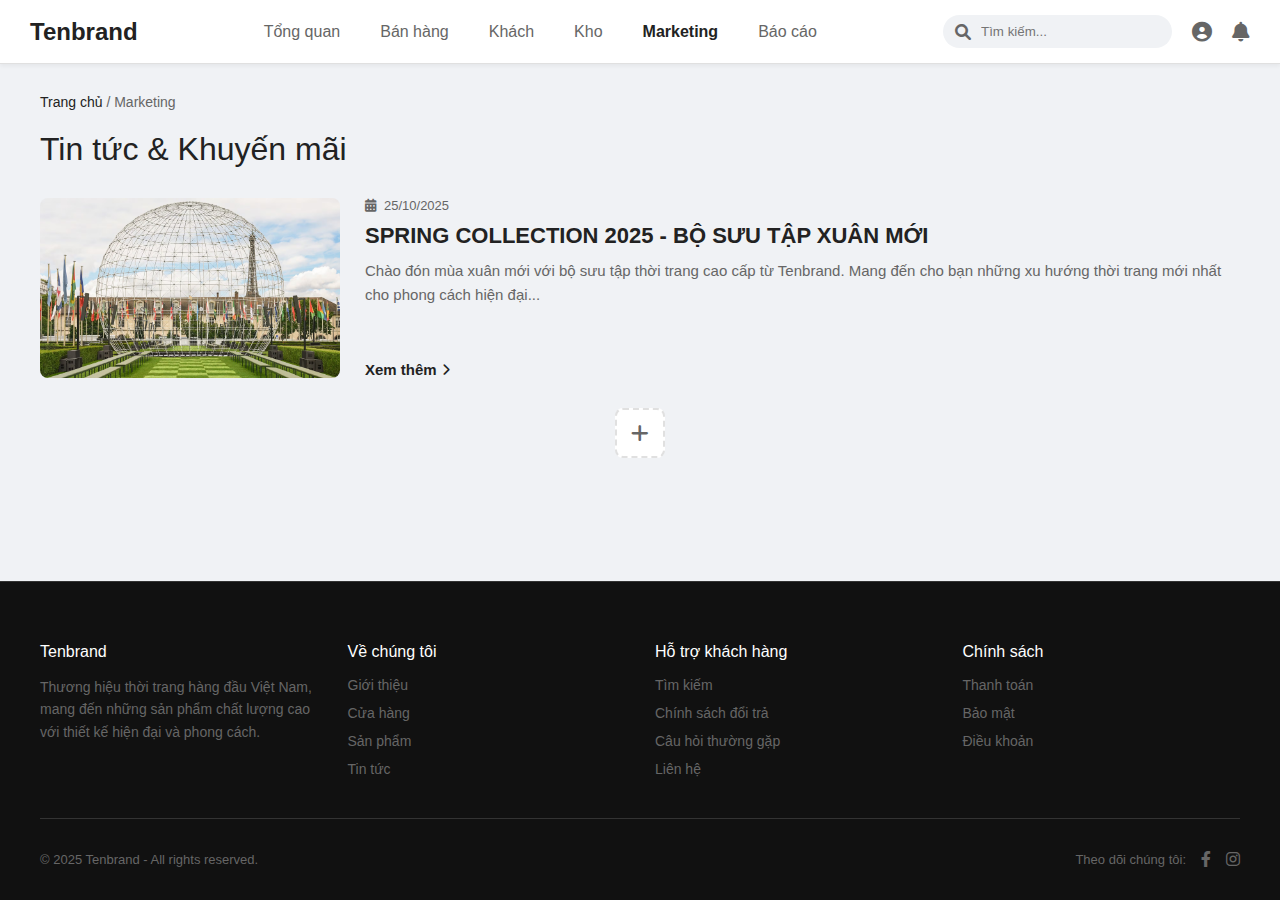
<file: FE_Nhom/Marketing.html>
<!DOCTYPE html>
<html lang="vi">
<head>
    <meta charset="UTF-8">
    <meta name="viewport" content="width=device-width, initial-scale=1.0">
    <title>Marketing - Tenbrand</title> <link rel="stylesheet" href="style.css">
    <link rel="stylesheet" href="https://cdnjs.cloudflare.com/ajax/libs/font-awesome/6.0.0-beta3/css/all.min.css">
</head>
<body>

    <header class="header">
        <div class="header__logo">Tenbrand</div>
        <nav class="header__dieu_huong">
            <ul>
                <li><a href="index.html">Tổng quan</a></li> 
                <li><a href="Ban_hang.html">Bán hàng</a></li>
                <li><a href="Khach.html">Khách</a></li>
                <li><a href="Kho.html">Kho</a></li>
                <li class="dang_chon"><a href="Marketing.html">Marketing</a></li>
                <li><a href="BaoCao.html">Báo cáo</a></li>
            </ul>
        </nav>
        <div class="header__hanh_dong">
            <div class="thanh_tim_kiem">
                <i class="fas fa-search"></i>
                <input type="text" placeholder="Tìm kiếm...">
            </div>
            <i class="fas fa-user-circle icon_hanh_dong"></i>
            <i class="fas fa-bell icon_hanh_dong"></i>
        </div>
    </header>

    <main class="noi_dung_chinh">
        <nav class="breadcrumb">
            <a href="index.html">Trang chủ</a> / <span>Marketing</span>
        </nav>
        <h1>Tin tức & Khuyến mãi</h1>

        <section class="danh_sach_bai_viet">
            <article class="the_bai_viet">
                <div class="the_bai_viet__anh">
                    <img src="./Picture/Marketing.png" alt="Spring Collection">
                </div>
                <div class="the_bai_viet__noi_dung">
                    <span class="the_bai_viet__ngay_dang">
                        <i class="fas fa-calendar-alt"></i> 25/10/2025
                    </span>
                    <h3>SPRING COLLECTION 2025 - BỘ SƯU TẬP XUÂN MỚI</h3>
                    <p>Chào đón mùa xuân mới với bộ sưu tập thời trang cao cấp từ Tenbrand. Mang đến cho bạn những xu hướng thời trang mới nhất cho phong cách hiện đại...</p>
                    <a href="#" class="xem_them">
                        Xem thêm <i class="fas fa-chevron-right"></i>
                    </a>
                </div>
            </article>

            </section>

        <section class="khu_vuc_them_moi">
            <button class="nut_them_moi">
                <i class="fas fa-plus"></i>
            </button>
        </section>

    </main>
    <footer class="footer">
        <div class="footer__noi_dung">
            <div class="footer__cot">
                <h4>Tenbrand</h4>
                <p>Thương hiệu thời trang hàng đầu Việt Nam, mang đến những sản phẩm chất lượng cao với thiết kế hiện đại và phong cách.</p>
            </div>
            <div class="footer__cot">
                <h4>Về chúng tôi</h4>
                <ul>
                    <li><a href="#">Giới thiệu</a></li>
                    <li><a href="#">Cửa hàng</a></li>
                    <li><a href="#">Sản phẩm</a></li>
                    <li><a href="#">Tin tức</a></li>
                </ul>
            </div>
            <div class="footer__cot">
                <h4>Hỗ trợ khách hàng</h4>
                <ul>
                    <li><a href="#">Tìm kiếm</a></li>
                    <li><a href="#">Chính sách đổi trả</a></li>
                    <li><a href="#">Câu hỏi thường gặp</a></li>
                    <li><a href="#">Liên hệ</a></li>
                </ul>
            </div>
            <div class="footer__cot">
                <h4>Chính sách</h4>
                <ul>
                    <li><a href="#">Thanh toán</a></li>
                    <li><a href="#">Bảo mật</a></li>
                    <li><a href="#">Điều khoản</a></li>
                </ul>
            </div>
        </div>
        <div class="footer__chan_trang">
            <p>© 2025 Tenbrand - All rights reserved.</p>
            <div class="icon_mang_xa_hoi">
                <span>Theo dõi chúng tôi:</span>
                <a href="#"><i class="fab fa-facebook-f"></i></a>
                <a href="#"><i class="fab fa-instagram"></i></a>
            </div>
        </div>
    </footer>

</body>
</html>
</file>
<file: FE_Nhom/style.css>
/* ======== CÀI ĐẶT CHUNG ======== */
:root {
    --primary-color: #222;
    --bg-color: #f0f2f5;
    --card-bg: #ffffff;
    --border-color: #e0e0e0;
    --text-secondary: #666;
    --text-green: #27ae60;
    --header-bg: #ffffff;
    --footer-bg: #ffffff;
    
    /* Màu trạng thái */
    --color-cho-xu-ly-bg: #fef3c7;
    --color-cho-xu-ly-text: #a16207;
    --color-dang-xu-ly-bg: #dbeafe;
    --color-dang-xu-ly-text: #1e40af;
    --color-dang-giao-bg: #fee2e2;
    --color-dang-giao-text: #991b1b;
    --color-hoan-thanh-bg: #dcfce7;
    --color-hoan-thanh-text: #166534;
    --color-huy-bg: #f1f5f9;
    --color-huy-text: #334155;

    /* Màu nút */
    --nut-chinh-bg: #111;
    --nut-chinh-text: #fff;
    --nut-phu-bg: #f1f5f9;
    --nut-phu-text: #334155;
    --nut-huy-bg: #fee2e2;
    --nut-huy-text: #991b1b;
}

body {
    font-family: Arial, sans-serif;
    margin: 0;
    background-color: var(--bg-color);
    color: var(--primary-color);
    display: flex;
    flex-direction: column;
    min-height: 100vh;
}

h1, h2 {
    color: var(--primary-color);
    font-weight: 500;
}

h3 {
    margin: 0;
    font-weight: 600;
}

a {
    text-decoration: none;
    color: inherit;
}

ul {
    list-style: none;
    padding: 0;
    margin: 0;
}

button, select {
    cursor: pointer;
    font-family: Arial, sans-serif;
}

/* ======== HEADER ======== */
.header {
    display: flex;
    justify-content: space-between;
    align-items: center;
    padding: 15px 30px;
    background-color: var(--header-bg);
    border-bottom: 1px solid var(--border-color);
    color: var(--primary-color);
    box-shadow: 0 2px 4px rgba(0,0,0,0.05);
}

.header__logo {
    font-size: 24px;
    font-weight: bold;
}

.header__dieu_huong ul {
    display: flex;
    gap: 20px;
}

.header__dieu_huong a {
    color: var(--text-secondary);
    padding: 10px;
    border-radius: 5px;
    transition: background-color 0.3s;
}

.header__dieu_huong li.dang_chon a {
    color: var(--primary-color);
    font-weight: 600;
}

.header__dieu_huong a:hover {
    color: var(--primary-color);
    background-color: var(--bg-color);
}

.header__hanh_dong {
    display: flex;
    align-items: center;
    gap: 20px;
}

.thanh_tim_kiem {
    display: flex;
    align-items: center;
    background-color: var(--bg-color);
    padding: 8px 12px;
    border-radius: 20px;
}

.thanh_tim_kiem i {
    color: var(--text-secondary);
}

.thanh_tim_kiem input {
    background: none;
    border: none;
    outline: none;
    color: var(--primary-color);
    margin-left: 8px;
}

.icon_hanh_dong { 
    font-size: 20px;
    color: var(--text-secondary);
    cursor: pointer;
}

/* ======== MAIN CONTENT (Chung) ======== */
.noi_dung_chinh {
    flex: 1;
    max-width: 1200px;
    margin: 30px auto;
    padding: 0 30px;
    width: 100%;
}

/* ======== CSS TRANG TỔNG QUAN ======== */

/* Stats Cards */
.luoi_thong_ke { 
    display: grid;
    grid-template-columns: repeat(auto-fit, minmax(300px, 1fr));
    gap: 20px;
    margin-top: 20px;
}

.the_thong_ke { 
    display: flex;
    align-items: center;
    background-color: var(--card-bg);
    padding: 20px;
    border-radius: 8px;
    border: 1px solid var(--border-color);
    box-shadow: 0 2px 4px rgba(0,0,0,0.05);
}

.the_thong_ke__bieu_tuong { 
    font-size: 24px;
    color: var(--text-secondary);
    margin-right: 20px;
    width: 40px;
    text-align: center;
}

.the_thong_ke__thong_tin { 
    display: flex;
    flex-direction: column;
}

.the_thong_ke__gia_tri { 
    font-size: 24px;
    font-weight: bold;
    color: var(--primary-color);
}


.the_thong_ke__nhan { 
    font-size: 14px;
    color: var(--text-secondary);
    margin-top: 4px;
}

.the_thong_ke__phu_de { 
    font-size: 12px;
    color: var(--text-green);
    margin-top: 8px;
}

/* Quick Access */
.truy_cap_nhanh { 
    margin-top: 40px;
    background-color: var(--card-bg);
    padding: 20px;
    border-radius: 8px;
    border: 1px solid var(--border-color);
    box-shadow: 0 2px 4px rgba(0,0,0,0.05);
}

.truy_cap_nhanh h2 { 
    margin-top: 0;
    margin-bottom: 20px;
    color: var(--primary-color);
}

.truy_cap_nhanh__luoi { 
    display: grid;
    grid-template-columns: repeat(auto-fit, minmax(150px, 1fr));
    gap: 15px;
}

.truy_cap_nhanh__nut { 
    display: flex;
    flex-direction: column;
    align-items: center;
    justify-content: center;
    padding: 20px;
    background-color: #fdfdfd;
    border: 1px solid var(--border-color);
    border-radius: 8px;
    color: var(--primary-color);
    font-size: 14px;
    transition: background-color 0.3s;
}

.truy_cap_nhanh__nut:hover { 
    background-color: #f5f5f5;
}

.truy_cap_nhanh__nut i { 
    font-size: 24px;
    margin-bottom: 10px;
    color: var(--text-secondary);
}

/* ======== FOOTER (Dark Theme) ======== */
.footer {
    background-color: #111;
    color: var(--text-secondary);
    padding: 40px 30px 20px;
    border-top: 1px solid #333;
    margin-top: 40px;
}

.footer__noi_dung {
    display: flex;
    flex-wrap: wrap;
    justify-content: space-between;
    max-width: 1200px;
    margin: 0 auto 30px;
    gap: 30px;
}

.footer__cot {
    flex: 1;
    min-width: 200px;
}

.footer__cot h4 {
    color: #fff;
    font-size: 16px;
    margin-bottom: 15px;
    font-weight: 500;
}

.footer__cot p {
    font-size: 14px;
    line-height: 1.6;
}

.footer__cot ul li {
    margin-bottom: 10px;
}

.footer__cot ul li a {
    font-size: 14px;
    color: var(--text-secondary);
    transition: color 0.3s;
}

.footer__cot ul li a:hover {
    color: #fff;
}

.footer__chan_trang {
    max-width: 1200px;
    margin: 0 auto;
    display: flex;
    justify-content: space-between;
    align-items: center;
    border-top: 1px solid #333;
    padding-top: 20px;
    font-size: 13px;
    color: var(--text-secondary);
}

.icon_mang_xa_hoi {
    display: flex;
    align-items: center;
    gap: 15px;
}

.icon_mang_xa_hoi a {
    color: var(--text-secondary);
    font-size: 16px;
    transition: color 0.3s;
}

.icon_mang_xa_hoi a:hover {
    color: #fff;
}


/* ===============================================
   CSS TRANG BÁN HÀNG
===============================================
*/

.breadcrumb {
    font-size: 14px;
    color: var(--text-secondary);
    margin-bottom: 10px;
}
.breadcrumb a {
    color: var(--primary-color);
    font-weight: 500;
}
.breadcrumb a:hover {
    text-decoration: underline;
}

/* Tóm tắt đơn hàng */
.tom_tat_don_hang {
    display: grid;
    grid-template-columns: repeat(auto-fit, minmax(150px, 1fr));
    gap: 20px;
    background-color: var(--card-bg);
    padding: 20px;
    border-radius: 8px;
    border: 1px solid var(--border-color);
    box-shadow: 0 2px 4px rgba(0,0,0,0.05);
    margin-top: 20px;
}

.tom_tat_item {
    display: flex;
    align-items: center;
    gap: 15px;
}

.icon-trang-thai {
    font-size: 24px;
    color: var(--text-secondary);
}

.tom_tat_chi_tiet {
    display: flex;
    flex-direction: column;
}

.tom_tat_chi_tiet strong {
    font-size: 20px;
    font-weight: 600;
}

.tom_tat_chi_tiet span {
    font-size: 14px;
    color: var(--text-secondary);
}

/* Bộ lọc đơn hàng */
.bo_loc_don_hang {
    display: flex;
    flex-wrap: wrap; 
    justify-content: space-between;
    align-items: center;
    gap: 20px;
    margin-top: 30px;
    margin-bottom: 20px;
}

.thanh_tim_kiem_lon {
    flex: 1; 
    min-width: 300px; 
    display: flex;
    align-items: center;
    background-color: var(--card-bg);
    border: 1px solid var(--border-color);
    padding: 12px 15px;
    border-radius: 8px;
}

.thanh_tim_kiem_lon i {
    color: var(--text-secondary);
    margin-right: 10px;
}

.thanh_tim_kiem_lon input {
    width: 100%;
    border: none;
    outline: none;
    background: none;
    font-size: 15px;
}

.nhom_bo_loc {
    display: flex;
    gap: 15px;
}

.bo_loc_dropdown {
    padding: 12px 15px;
    border: 1px solid var(--border-color);
    border-radius: 8px;
    background-color: var(--card-bg);
    font-size: 15px;
    color: var(--text-secondary);
}


.danh_sach_don_hang {
    display: flex;
    flex-direction: column;
    gap: 20px;
}

.the_don_hang {
    background-color: var(--card-bg);
    border: 1px solid var(--border-color);
    border-radius: 8px;
    box-shadow: 0 2px 4px rgba(0,0,0,0.05);
    overflow: hidden; 
}

.don_hang__dau_the {
    display: flex;
    justify-content: space-between;
    align-items: center;
    padding: 15px 20px;
    border-bottom: 1px solid var(--border-color);
}

.trang_thai {
    padding: 5px 12px;
    border-radius: 15px;
    font-size: 13px;
    font-weight: 600;
}
.trang_thai--cho_xu_ly {
    background-color: var(--color-cho-xu-ly-bg);
    color: var(--color-cho-xu-ly-text);
}
.trang_thai--dang_xu_ly {
    background-color: var(--color-dang-xu-ly-bg);
    color: var(--color-dang-xu-ly-text);
}
.trang_thai--dang_giao {
    background-color: var(--color-dang-giao-bg);
    color: var(--color-dang-giao-text);
}

.don_hang__thong_tin {
    display: grid;
    grid-template-columns: 1fr 1fr;
    gap: 20px;
    padding: 20px;
    font-size: 14px;
    line-height: 1.6;
}
.don_hang__thong_tin span {
    color: var(--text-secondary);
}
.don_hang__thong_tin strong {
    color: var(--primary-color);
}
.gia_tien {
    color: var(--color-dang-giao-text) !important; 
    font-size: 16px;
}

/* Danh sách sản phẩm trong đơn */
.don_hang__san_pham_list {
    padding: 0 20px 20px 20px;
    display: flex;
    flex-direction: column;
    gap: 15px;
    border-bottom: 1px solid var(--border-color);
}

.san_pham_item {
    display: flex;
    align-items: center;
    gap: 15px;
}
.san_pham_item img {
    width: 40px;
    height: 40px;
    border-radius: 4px;
    border: 1px solid var(--border-color);
    object-fit: cover;
}
.san_pham_item__chi_tiet {
    display: flex;
    flex-direction: column;
    font-size: 14px;
}
.san_pham_item__chi_tiet span:last-child {
    font-size: 13px;
    color: var(--text-secondary);
}


.don_hang__hanh_dong {
    display: flex;
    flex-wrap: wrap; 
    gap: 10px;
    padding: 15px 20px;
    background-color: #f9fafb; 
}

.nut_hanh_dong {
    display: flex;
    align-items: center;
    gap: 8px;
    padding: 8px 12px;
    border: none;
    border-radius: 6px;
    font-size: 14px;
    font-weight: 500;
    transition: opacity 0.3s;
}
.nut_hanh_dong:hover {
    opacity: 0.8;
}
.nut_hanh_dong i {
    font-size: 13px;
}

.nut--chinh {
    background-color: var(--nut-chinh-bg);
    color: var(--nut-chinh-text);
}
.nut--phu {
    background-color: var(--nut-phu-bg);
    color: var(--nut-phu-text);
    border: 1px solid var(--border-color);
}
.nut--huy {
    background-color: var(--nut-huy-bg);
    color: var(--nut-huy-text);
}


.phan_trang {
    display: flex;
    justify-content: center;
    align-items: center;
    gap: 8px;
    margin-top: 30px;
}
.phan_trang a {
    display: inline-block;
    width: 36px;
    height: 36px;
    line-height: 36px;
    text-align: center;
    border-radius: 6px;
    font-size: 14px;
    color: var(--text-secondary);
    transition: background-color 0.3s, color 0.3s;
}
.phan_trang a:hover {
    background-color: var(--card-bg);
    color: var(--primary-color);
}
.phan_trang a.trang_hien_tai {
    background-color: var(--nut-chinh-bg);
    color: var(--nut-chinh-text);
    font-weight: 600;
}
.phan_trang a.nut_dieu_huong {
    font-size: 12px;
}


/* ===============================================
   CSS CHO TRANG KHÁCH HÀNG
===============================================
*/

.khu_vuc_bang {
    width: 100%;
    overflow-x: auto; 
    background-color: var(--card-bg);
    border: 1px solid var(--border-color);
    border-radius: 8px;
    box-shadow: 0 2px 4px rgba(0,0,0,0.05);
    margin-top: 20px;
}

.bang_khach_hang {
    width: 100%;
    border-collapse: collapse;
}

.bang_khach_hang th,
.bang_khach_hang td {
    padding: 15px 20px;
    text-align: left;
    border-bottom: 1px solid var(--border-color);
    font-size: 14px;
    white-space: nowrap;
}

.bang_khach_hang thead th {
    background-color: #f9fafb;
    font-weight: 600;
    color: var(--text-secondary);
    font-size: 13px;
    text-transform: uppercase;
}

.bang_khach_hang tbody tr:last-child td {
    border-bottom: none;
}

.bang_khach_hang tbody tr:hover {
    background-color: var(--bg-color);
}

/* Kiểu cho các nhãn cấp độ */
.cap_do {
    padding: 4px 10px;
    border-radius: 15px;
    font-size: 13px;
    font-weight: 600;
}

.cap_do--thuong {
    background-color: #f1f5f9;
    color: #334155;
}
.cap_do--bac {
    background-color: #e5e7eb;
    color: #374151;
}
.cap_do--vang {
    background-color: var(--color-cho-xu-ly-bg);
    color: var(--color-cho-xu-ly-text);
}
.cap_do--vip {
    background-color: #e0e7ff;
    color: #3730a3;
}

/* Kiểu cho trạng thái khách */
.trang_thai_khach {
    font-size: 14px;
    display: inline-flex;
    align-items: center;
    gap: 6px;
}

/* Thêm 1 chấm tròn trạng thái */
.trang_thai_khach::before {
    content: '';
    display: block;
    width: 8px;
    height: 8px;
    border-radius: 50%;
}

.trang_thai_khach--hoat_dong {
    color: var(--text-green);
}
.trang_thai_khach--hoat_dong::before {
    background-color: var(--text-green);
}

.trang_thai_khach--khong_hoat_dong {
    color: var(--text-secondary);
}
.trang_thai_khach--khong_hoat_dong::before {
    background-color: var(--text-secondary);
}

/* ===============================================
   CSS CHO TRANG KHO
===============================================
*/

/* Nút hành động lớn */
.khu_vuc_hanh_dong_lon {
    display: flex;
    flex-wrap: wrap;
    gap: 15px;
    margin-top: 30px;
    margin-bottom: 20px;
}

.nut_hanh_dong_lon {
    display: flex;
    align-items: center;
    gap: 8px;
    padding: 12px 20px;
    border: none;
    border-radius: 8px;
    font-size: 15px;
    font-weight: 600;
    transition: opacity 0.3s;
}
.nut_hanh_dong_lon:hover {
    opacity: 0.8;
}

.nut--xanh_duong {
    background-color: #3b82f6; 
    color: #fff;
}
.nut--xanh_la {
    background-color: #22c55e;
    color: #fff;
}

/* Tabs thư mục */
.khu_vuc_tabs {
    display: flex;
    gap: 10px;
    border-bottom: 1px solid var(--border-color);
    margin-top: 20px;
}
.tab_item {
    padding: 10px 20px;
    border: 1px solid var(--border-color);
    border-bottom: none;
    border-radius: 8px 8px 0 0;
    background-color: var(--bg-color);
    color: var(--text-secondary);
    font-size: 15px;
    font-weight: 500;
    transform: translateY(1px);
}
.tab_item.tab_dang_chon {
    background-color: var(--card-bg);
    border-color: var(--border-color);
    color: var(--primary-color);
    border-bottom: 1px solid var(--card-bg);
}


.luoi_san_pham {
    display: grid;
    grid-template-columns: repeat(auto-fit, minmax(250px, 1fr));
    gap: 20px;
    margin-top: 30px;
}

.the_san_pham {
    background-color: var(--card-bg);
    border: 1px solid var(--border-color);
    border-radius: 8px;
    box-shadow: 0 2px 4px rgba(0,0,0,0.05);
    display: flex;
    flex-direction: column;
}

.the_san_pham__anh {
    position: relative; 
    width: 100%;
    padding-top: 100%; 
    overflow: hidden;
    border-top-left-radius: 8px;
    border-top-right-radius: 8px;
}
.the_san_pham__anh img {
    position: absolute;
    top: 0;
    left: 0;
    width: 100%;
    height: 100%;
    object-fit: cover;
}

.the_san_pham__tag_moi {
    position: absolute;
    top: 10px;
    left: 10px;
    background-color: var(--nut--xanh_la);
    color: #fff;
    padding: 3px 8px;
    border-radius: 4px;
    font-size: 12px;
    font-weight: 600;
}

.the_san_pham__thong_tin {
    padding: 15px;
    display: flex;
    flex-direction: column;
    gap: 10px;
    flex: 1; 
}

.the_san_pham__ten {
    font-size: 16px;
    font-weight: 600;
    color: var(--primary-color);
}
.the_san_pham__gia {
    font-size: 15px;
    font-weight: 500;
    color: var(--color-dang-giao-text);
}

.the_san_pham__mau_sac {
    display: flex;
    gap: 5px;
}
.mau_sac_swatch {
    width: 18px;
    height: 18px;
    border-radius: 50%;
    border: 1px solid var(--border-color);
}

.the_san_pham__chi_tiet_phu {
    display: flex;
    justify-content: space-between;
    font-size: 13px;
    color: var(--text-secondary);
    margin-top: 5px;
}
.the_san_pham__chi_tiet_phu span {
    display: flex;
    align-items: center;
    gap: 5px;
}
.the_san_pham__danh_gia i {
    color: #f39c12;
}

.the_san_pham__hanh_dong {
    display: grid;
    grid-template-columns: 1fr 1fr;
    gap: 10px;
    margin-top: auto;
}


.the_san_pham__hanh_dong .nut_hanh_dong {
    justify-content: center;
    padding: 10px;
    font-size: 14px;
}

/* ===============================================
   CSS MỚI CHO TRANG MARKETING
===============================================
*/

.danh_sach_bai_viet {
    display: flex;
    flex-direction: column;
    gap: 30px;
    margin-top: 30px;

}

.the_bai_viet {
    display: flex;
    flex-wrap: wrap; 
    gap: 25px;
    padding-bottom: 30px;
    border-bottom: 1px solid var(--border-color);
}
/* Bỏ viền của bài cuối cùng */
.danh_sach_bai_viet .the_bai_viet:last-child {
    border-bottom: none;
    padding-bottom: 0;
}


.the_bai_viet__anh {
    flex-shrink: 0;
    width: 300px;
    height: 180px;
    background-color: #333;
    border-radius: 8px;
    overflow: hidden;
}

.the_bai_viet__anh img {
    width: 100%;
    height: 100%;
    object-fit: cover;
}

.the_bai_viet__noi_dung {
    display: flex;
    flex-direction: column;
    flex: 1;
    min-width: 300px;
}

.the_bai_viet__ngay_dang {
    font-size: 13px;
    color: var(--text-secondary);
    display: flex;
    align-items: center;
    gap: 8px;
    margin-bottom: 10px;
}

.the_bai_viet__noi_dung h3 {
    font-size: 22px;
    font-weight: 600;
    color: var(--primary-color);
    margin: 0;
}

.the_bai_viet__noi_dung p {
    font-size: 15px;
    color: var(--text-secondary);
    line-height: 1.6;
    margin-top: 10px;
}

.xem_them {
    font-size: 15px;
    font-weight: 600;
    color: var(--color-blue); /* Lấy màu xanh dương */
    margin-top: auto; /* Đẩy xuống cuối */
    padding-top: 10px; /* Thêm khoảng cách */
    display: inline-flex;
    align-items: center;
    gap: 5px;
}
.xem_them:hover {
    text-decoration: underline;
}
.xem_them i {
    font-size: 12px;
}

/* Nút thêm mới */
.khu_vuc_them_moi {
    display: flex;
    justify-content: center;
    margin-top: 30px;
    padding-bottom: 20px;
}

.nut_them_moi {
    width: 50px;
    height: 50px;
    border: 2px dashed var(--border-color);
    border-radius: 8px; /* Vuông (như trong ảnh) */
    background-color: var(--card-bg); /* Nền trắng */
    color: var(--text-secondary);
    font-size: 20px;
    transition: all 0.3s;
}
.nut_them_moi:hover {
    background-color: var(--bg-color); /* xám nhạt */
    border-color: var(--primary-color);
    color: var(--primary-color);
}

/* ===============================================
   CSS CHO TRANG BÁO CÁO
===============================================
*/

.luoi_bao_cao {
    display: grid;
    grid-template-columns: 2fr 1fr;
    gap: 30px;
    margin-top: 30px;
}

.the_bao_cao {
    background-color: var(--card-bg);
    border: 1px solid var(--border-color);
    border-radius: 8px;
    box-shadow: 0 2px 4px rgba(0,0,0,0.05);
}

.the_bao_cao__dau_the {
    display: flex;
    justify-content: space-between;
    align-items: center;
    padding: 20px;
    border-bottom: 1px solid var(--border-color);
}

.the_bao_cao__dau_the h3 {
    margin: 0;
    font-size: 18px;
    font-weight: 600;
    display: flex;
    align-items: center;
    gap: 10px;
}
.the_bao_cao__dau_the h3 i {
    color: var(--color-blue);
}

.the_bao_cao__noi_dung {
    padding: 30px 20px;
}

/* Phần biểu đồ */
.khu_vuc_bieu_do {
    display: flex;
    justify-content: space-around;
    height: 300px; 
    border-bottom: 2px solid var(--bg-color); 
    padding: 0 10px;
}

.bieu_do__cot_wrapper {
    display: flex;
    flex-direction: column;
    align-items: center;
    flex: 1;
    height: 100%; 
    justify-content: flex-end; 
}

.bieu_do__cot {
    width: 60%; 
    max-width: 50px;
    background-image: linear-gradient(to top, #6a5af9, #d66efd);
    border-radius: 6px 6px 0 0;
    transition: height 0.5s ease-out;
}

.bieu_do__nhan {
    margin-top: 10px;
    font-size: 13px;
    font-weight: 500;
    color: var(--text-secondary);
}

/* Phần sản phẩm bán chạy */
.danh_sach_ban_chay {
    display: flex;
    flex-direction: column;
    gap: 20px;
    list-style: none;
    margin: 0;
    padding: 0;
}

.san_pham_item_nho {
    display: flex;
    align-items: center;
    gap: 15px;
}

.san_pham_item_nho img {
    width: 45px;
    height: 45px;
    border-radius: 6px;
    background-color: #333;
    object-fit: cover;
    flex-shrink: 0; 
}

.san_pham_item_nho__thong_tin {
    display: flex;
    flex-direction: column;
    gap: 2px;
}
.san_pham_item_nho__thong_tin span:first-child {
    font-weight: 600;
    font-size: 15px;
    color: var(--primary-color);
}
.san_pham_item_nho__thong_tin .phu_de {
    font-size: 13px;
    color: var(--text-secondary);
}

/* Cho responsive, khi màn hình nhỏ thì xếp 2 card chồng lên nhau */
@media (max-width: 900px) {
    .luoi_bao_cao {
        grid-template-columns: 1fr; 
    }
}
</file>
